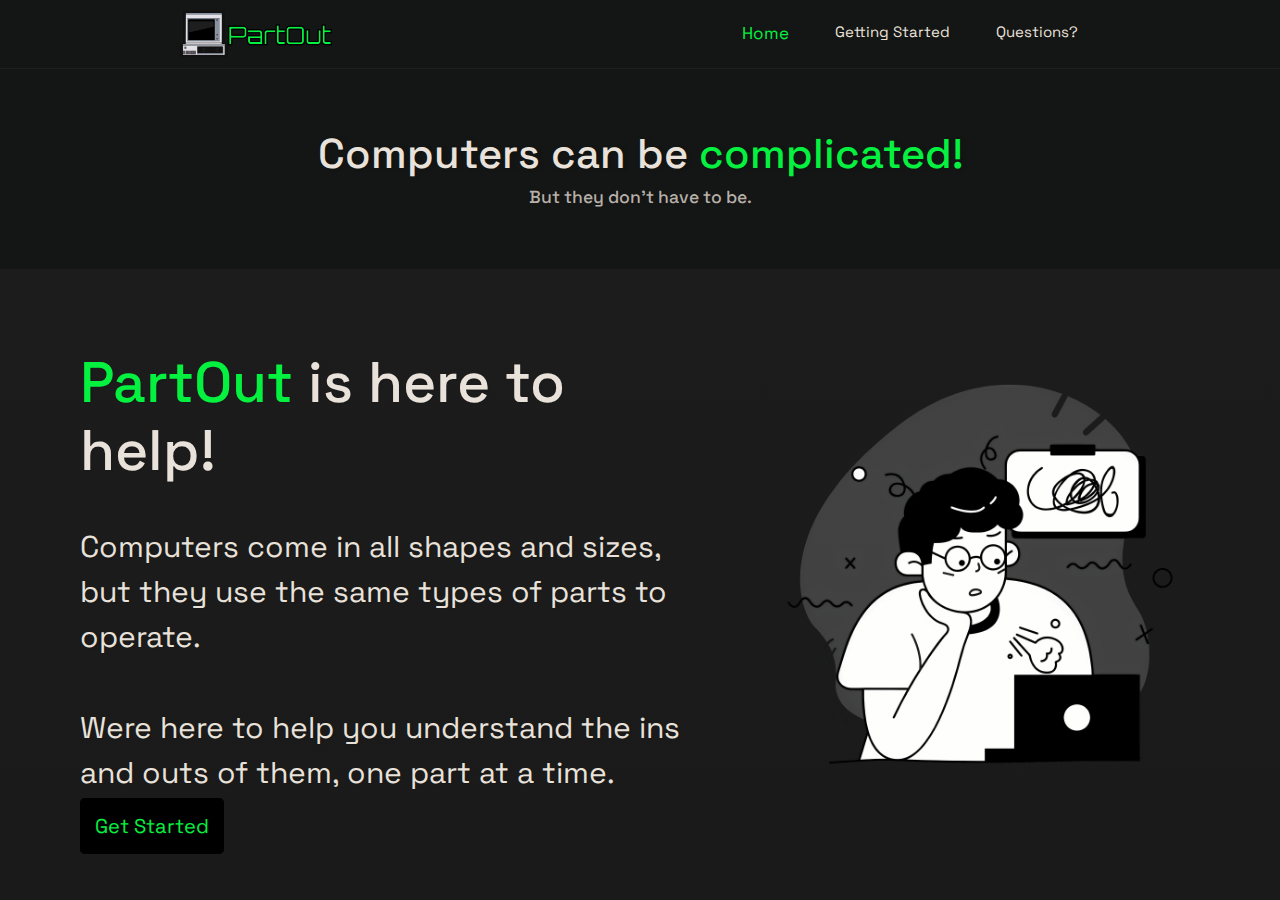
<file: index.html>
<!DOCTYPE html>
<html lang="en">
<head>
    <meta charset="UTF-8">
    <meta name="viewport" content="width=device-width, initial-scale=1.0">
    <link rel="icon" href="/Images/Favicon.svg">
    <title>PartOut</title>
    <link href='https://fonts.googleapis.com/css?family=Space+Grotesk' rel='stylesheet'>
    <link href="https://cdn.jsdelivr.net/npm/bootstrap@5.3.3/dist/css/bootstrap.min.css" rel="stylesheet" integrity="sha384-QWTKZyjpPEjISv5WaRU9OFeRpok6YctnYmDr5pNlyT2bRjXh0JMhjY6hW+ALEwIH" crossorigin="anonymous">
    <script src="https://cdn.jsdelivr.net/npm/bootstrap@5.3.3/dist/js/bootstrap.bundle.min.js" integrity="sha384-YvpcrYf0tY3lHB60NNkmXc5s9fDVZLESaAA55NDzOxhy9GkcIdslK1eN7N6jIeHz" crossorigin="anonymous"></script>
    <link rel="stylesheet" href="style.css">
</head>
<body>    
    <nav class="navbar navbar-dark sticky-top navbar-expand-lg" id="navbar">
        <div class="container">
            <button class="navbar-toggler" type="button" data-bs-toggle="collapse" data-bs-target="#navbar_data">
                <span class="navbar-toggler-icon"></span>
            </button>

            <a class="logo" href="index.html">
              <img src="Images/Icon.svg" alt="Image of Logo"> 
          </a>

            <div class="collapse navbar-collapse" id="navbar_data">
                <ul class="navbar-nav ms-auto">
                    <li class="nav-item">
                        <a class="nav-link active" href="index.html">Home</a>
                    </li>
                    <li class="nav-item">
                        <a class="nav-link" href="GettingStarted.html">Getting Started</a>
                    </li>
                    <li class="nav-item">
                        <a class="nav-link" href="FAQ.html">Questions?</a>
                    </li>
                </ul>
            </div>     
        </div>
    </nav>
        
    <section class="header_text">
        <h2 class="heading_title">Computers can be <span class = h_color>complicated!</span></h2>
        <h5 class="heading_subtext">But they don't have to be.</h5>
    </section>

    <section class="homepage_content">   
        <div class="home_left">
            <h3><span class="h_color">PartOut</span> is here to help!</h3>
            <p>Computers come in all shapes and sizes, but they use the same types of parts to operate.</p>
            <p>Were here to help you understand the ins and outs of them, one part at a time.</p>
            <a class = "link" href="GettingStarted.html">Get Started</a>
        </div>

        <div class="home_right">
            <p><img class="PC_Laptop" src="/Images/Confused_Tech.png" alt="Image of confused user with laptop."></p>
        </div>
    </section>
</body>
</html>
</file>
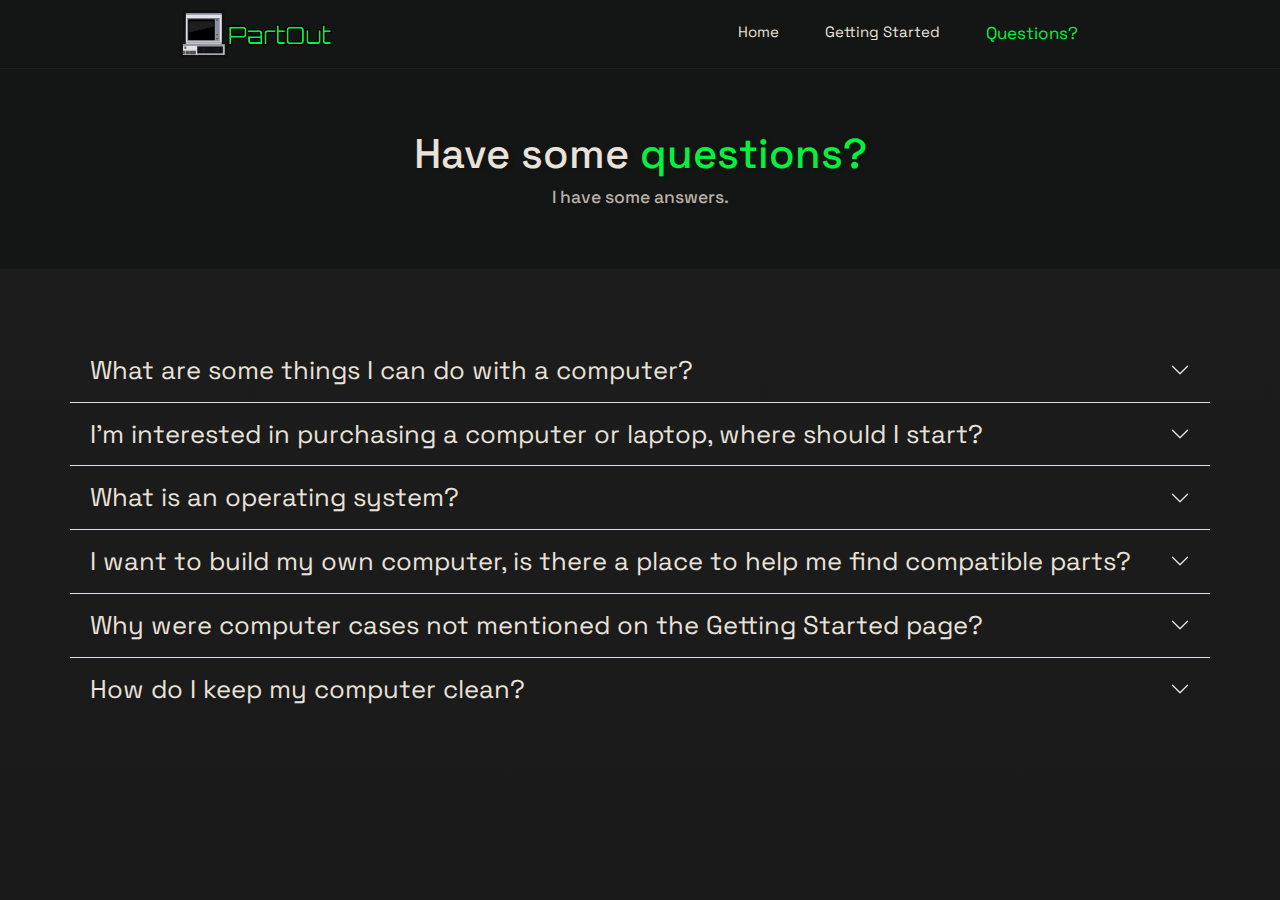
<file: FAQ.html>
<!DOCTYPE html>
<html lang="en">
<head>
    <meta charset="UTF-8">
    <meta name="viewport" content="width=device-width, initial-scale=1.0">
    <link rel="icon" href="/Images/Favicon.svg">
    <title>Frequently Asked Questions</title>
    <link href='https://fonts.googleapis.com/css?family=Space+Grotesk' rel='stylesheet'>
    <link href="https://cdn.jsdelivr.net/npm/bootstrap@5.3.3/dist/css/bootstrap.min.css" rel="stylesheet" integrity="sha384-QWTKZyjpPEjISv5WaRU9OFeRpok6YctnYmDr5pNlyT2bRjXh0JMhjY6hW+ALEwIH" crossorigin="anonymous">
    <script src="https://cdn.jsdelivr.net/npm/bootstrap@5.3.3/dist/js/bootstrap.bundle.min.js" integrity="sha384-YvpcrYf0tY3lHB60NNkmXc5s9fDVZLESaAA55NDzOxhy9GkcIdslK1eN7N6jIeHz" crossorigin="anonymous"></script>
    <link rel="stylesheet" href="style.css">
</head>
<body>
    <nav class="navbar navbar-dark sticky-top navbar-expand-lg" id="navbar">
        <div class="container">
            <button class="navbar-toggler" type="button" data-bs-toggle="collapse" data-bs-target="#navbar_data">
                <span class="navbar-toggler-icon"></span>
            </button>

            <a class="logo" href="index.html">
              <img src="Images/Icon.svg" alt="Image of Logo">
          </a>
            <div class="collapse navbar-collapse" id="navbar_data">
                <ul class="navbar-nav ms-auto">
                    <li class="nav-item">
                        <a class="nav-link" href="index.html">Home</a>
                    </li>
                    <li class="nav-item">
                        <a class="nav-link" href="GettingStarted.html">Getting Started</a>
                    </li>
                    <li class="nav-item">
                        <a class="nav-link active" href="FAQ.html">Questions?</a>
                    </li>
                </ul>
            </div>
        </div>
    </nav>

    
    <section class="header_text">
            <h2 class="heading_title">Have some <span class = h_color>questions?</span></h2>
            <h5 class="heading_subtext">I have some answers.</h5>
    </section>

    <section class="faq_section">
        <div class="accordion accordion-flush" id="faq_accordion">
            <div class="accordion-item">
                  <h2 class="accordion-header">
                    <button class="accordion-button collapsed" type="button" data-bs-toggle="collapse" data-bs-target="#question_one">
                      What are some things I can do with a computer?
                    </button>
                  </h2>
                <div id="question_one" class="accordion-collapse collapse" data-bs-parent="#faq_accordion">
                    <div class="accordion-body">
                      Truthfully, the options are unlimited but the most common use cases are productivity(work,email,communication) or gaming. You can do these on other devices as well but a computer can serve as a total package.
                    </div>
                  </div>
                </div>

                <div class="accordion-item">
                  <h2 class="accordion-header">
                    <button class="accordion-button collapsed" type="button" data-bs-toggle="collapse" data-bs-target="#question_two">
                        I'm interested in purchasing a computer or laptop, where should I start?
                    </button>
                  </h2>
                  <div id="question_two" class="accordion-collapse collapse" data-bs-parent="#faq_accordion">
                    <div class="accordion-body">
                        The best way to start is by understanding the type of computer you need and how you plan on using it.
                        For work, for basic browsing or for gaming? 
                        <br>
                        <br>
                        For basic browsing you won't need something with too much power but for gaming or specific work that can be the opposite story.
                        After that, figure out what you are comfortable spending. There are many different configuration options so take your time during your search. 
                    </div>
                  </div>
                </div>

                <div class="accordion-item">
                  <h2 class="accordion-header">
                    <button class="accordion-button collapsed" type="button" data-bs-toggle="collapse" data-bs-target="#question_three">
                      What is an operating system?
                    </button>
                  </h2>
                  <div id="question_three" class="accordion-collapse collapse" data-bs-parent="#faq_accordion">
                    <div class="accordion-body">
                      An operating system (OS) is the main software program that runs on a computer. It manages and controls the computer's hardware and software resources and also acts as a bridge between the user and the computer, enabling tasks like opening files, accessing the internet, running software, and organizing data.
                    </div>
                  </div>
                </div>

              <div class="accordion-item">
                <h2 class="accordion-header">
                  <button class="accordion-button collapsed" type="button" data-bs-toggle="collapse" data-bs-target="#question_four">
                    I want to build my own computer, is there a place to help me find compatible parts?
                  </button>
                </h2>
                <div id="question_four" class="accordion-collapse collapse" data-bs-parent="#faq_accordion">
                  <div class="accordion-body">
                    A site I can recommend if looking to build your own computer is PCPartPicker. This site will show you what parts are compatible with each other as well as price breakdowns and availability. They even show you a few computers already parted out for specific use cases.
                  </div>
                </div>
              </div>

              <div class="accordion-item">
                <h2 class="accordion-header">
                  <button class="accordion-button collapsed" type="button" data-bs-toggle="collapse" data-bs-target="#question_five">
                    Why were computer cases not mentioned on the Getting Started page?
                  </button>
                </h2>
                <div id="question_five" class="accordion-collapse collapse" data-bs-parent="#faq_accordion">
                  <div class="accordion-body">
                    I wanted to keep it broad as possible. More people are familiar with laptops, so I wanted the information to be applicable to both. It is easier to visualize the desktop parts rather than a laptops due to a laptops form factor.
                  </div>
                </div>
              </div>

              <div class="accordion-item">
                <h2 class="accordion-header">
                  <button class="accordion-button collapsed" type="button" data-bs-toggle="collapse" data-bs-target="#question_six">
                    How do I keep my computer clean?
                  </button>
                </h2>
                <div id="question_six" class="accordion-collapse collapse" data-bs-parent="#faq_accordion">
                  <div class="accordion-body">
                    Firstly, keep your space clean. Less dust build up in your space is less in your computer. Unplug your device and turn it off completely.
                    <br>
                    <br>
                    Desktop computers tend to be easier to take apart for cleaning so it’s a good habit to clean inside regularly. Open the case of your desktop’s tower, using a can of compressed air to spray inside until all dust is gone. Some desktop cases also have dust filters, making the cleaning process easier. 
                    <br>
                    <br>
                    Most laptops aren’t meant to be opened by their users, which makes cleaning inside challenging. Power down the device and if you can remove the battery and bottom shell before cleaning with compressed air. If you can't open your laptop, take a microfiber cloth and wipe the exhaust vents to keep them free of dust regularly.
                  </div>
                </div>
              </div>
        </div>
    </section>
</body>
</html>
</file>
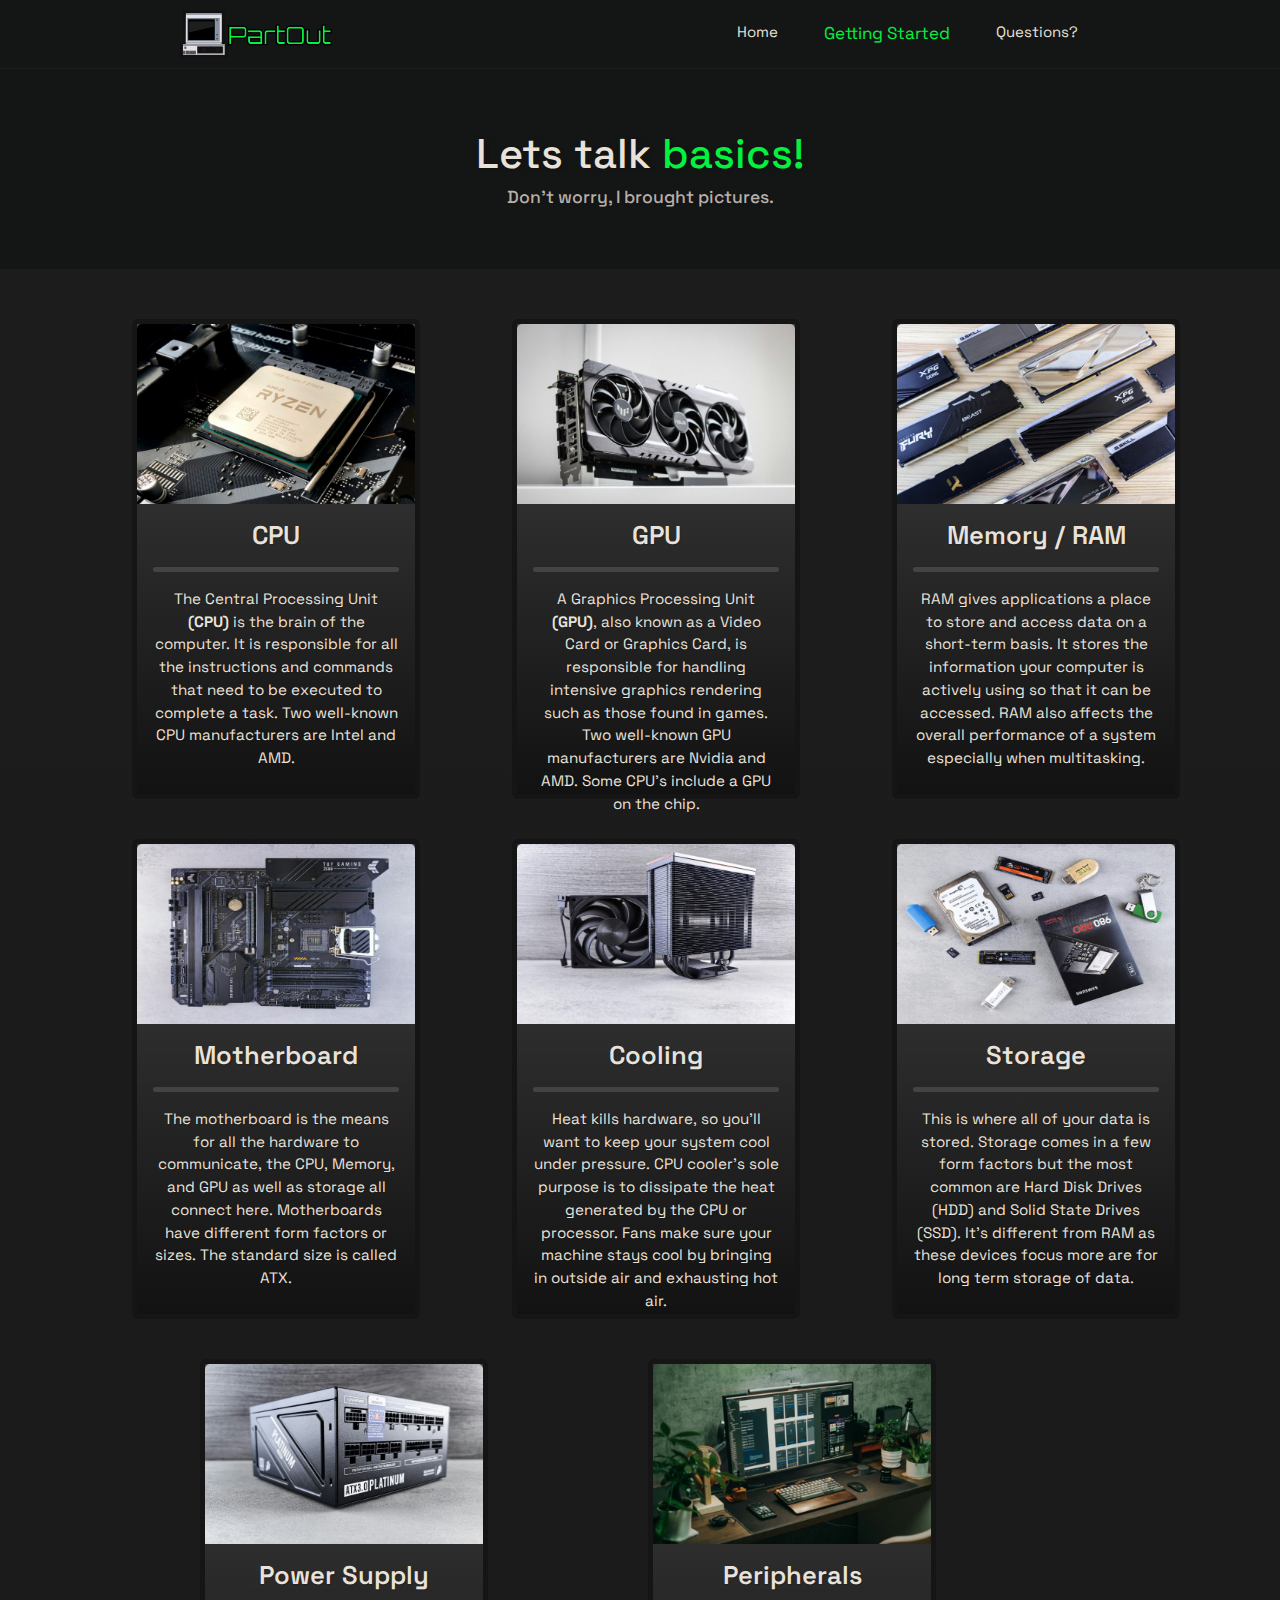
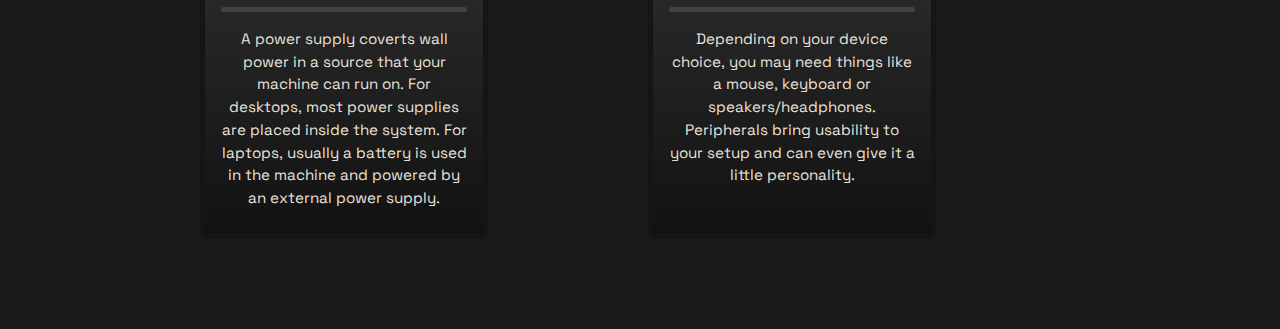
<file: GettingStarted.html>
<!DOCTYPE html>
<html lang="en">
<head>
    <meta charset="UTF-8">
    <meta name="viewport" content="width=device-width, initial-scale=1.0">
    <link rel="icon" href="/Images/Favicon.svg">
    <title>Getting Started</title>
    <link href='https://fonts.googleapis.com/css?family=Space+Grotesk' rel='stylesheet'>
    <link href="https://cdn.jsdelivr.net/npm/bootstrap@5.3.3/dist/css/bootstrap.min.css" rel="stylesheet" integrity="sha384-QWTKZyjpPEjISv5WaRU9OFeRpok6YctnYmDr5pNlyT2bRjXh0JMhjY6hW+ALEwIH" crossorigin="anonymous">
    <script src="https://cdn.jsdelivr.net/npm/bootstrap@5.3.3/dist/js/bootstrap.bundle.min.js" integrity="sha384-YvpcrYf0tY3lHB60NNkmXc5s9fDVZLESaAA55NDzOxhy9GkcIdslK1eN7N6jIeHz" crossorigin="anonymous"></script>
    <link rel="stylesheet" href="style.css">
</head>
<body>
    <nav class="navbar navbar-dark sticky-top navbar-expand-lg" id="navbar">
        <div class="container">
            <button class="navbar-toggler" type="button" data-bs-toggle="collapse" data-bs-target="#navbar_data">
                <span class="navbar-toggler-icon"></span>
            </button>

            <a class="logo" href="index.html">
              <img src="Images/Icon.svg" alt="Image of Logo">
          </a>

            <div class="collapse navbar-collapse text-start" id="navbar_data">
                <ul class="navbar-nav ms-auto">
                    <li class="nav-item">
                        <a class="nav-link" href="index.html">Home</a>
                    </li>
                    <li class="nav-item">
                        <a class="nav-link active" href="GettingStarted.html">Getting Started</a>
                    </li>
                    <li class="nav-item">
                        <a class="nav-link" href="FAQ.html">Questions?</a>
                    </li>
                </ul>
            </div>
        </div>
    </nav>

    <section class="header_text">
        <h2 class="heading_title">Lets talk <span class = h_color>basics!</span></h2>
        <h5 class="heading_subtext">Don't worry, I brought pictures.</h5>
    </section>


    <section id="grid">
        <div class="container text-center">
            <div class="row row-cols-4">
                <div class="card">
                    <img src="/Images/Processor.jpg" class="card-img-top" alt="A computer processor">
                    <div class="card-body">
                        <h5 class="card-title">CPU</h5>
                        <hr>
                        <p class="card-text"> The Central Processing Unit <strong>(CPU)</strong> is the brain of the computer. It is responsible for all the instructions and commands that need to be executed to complete a task. Two well-known CPU manufacturers are Intel and AMD.</p>
                    </div>
                </div>

                <div class="card">
                    <img src="/Images/Graphics_Card.jpg" class="card-img-top" alt="A computer graphics card">
                    <div class="card-body">
                        <h5 class="card-title">GPU</h5>
                        <hr>
                        <p class="card-text">A Graphics Processing Unit <strong>(GPU)</strong>, also known as a Video Card or Graphics Card, is responsible for handling intensive graphics rendering such as those found in games. Two well-known GPU manufacturers are Nvidia and AMD. Some CPU's include a GPU on the chip.</p>
                    </div>
                </div>

                <div class="card">
                    <img src="/Images/Memory.jpg" class="card-img-top" alt="Memory/Ram for a computer">
                    <div class="card-body">
                        <h5 class="card-title">Memory / RAM</h5>
                        <hr>
                        <p class="card-text">RAM gives applications a place to store and access data on a short-term basis. It stores the information your computer is actively using so that it can be accessed. RAM also affects the overall performance of a system especially when multitasking.</p>
                    </div>
                </div>

                <div class="card">
                    <img src="/Images/Motherboard.jpg" class="card-img-top" alt="A computer motherboard">
                    <div class="card-body">
                        <h5 class="card-title">Motherboard</h5>
                        <hr>
                        <p class="card-text">The motherboard is the means for all the hardware to communicate, the CPU, Memory, and GPU as well as storage all connect here. Motherboards have different form factors or sizes. The standard size is called ATX.</p>
                    </div>
                </div>

                <div class="card">
                    <img src="/Images/Cooling.jpg" class="card-img-top" alt="Processor fan and case fan for computer">
                    <div class="card-body">
                        <h5 class="card-title">Cooling</h5>
                        <hr>
                        <p class="card-text">Heat kills hardware, so you'll want to keep your system cool under pressure. CPU cooler’s sole purpose is to dissipate the heat generated by the CPU or processor. Fans make sure your machine stays cool by bringing in outside air and exhausting hot air.</p>
                    </div>
                </div>

                <div class="card">
                    <img src="/Images/Storage.jpg" class="card-img-top" alt="Various storage devices for computers">
                    <div class="card-body">
                        <h5 class="card-title">Storage</h5>
                        <hr>
                        <p class="card-text">This is where all of your data is stored. Storage comes in a few form factors but the most common are Hard Disk Drives (HDD) and Solid State Drives (SSD). It's different from RAM as these devices focus more are for long term storage of data.</p>
                    </div>
                </div>

                <div class="card">
                    <img src="/Images/Power_Supply.jpg" class="card-img-top" alt="Computer power supply">
                    <div class="card-body">
                        <h5 class="card-title">Power Supply</h5>
                        <hr>
                        <p class="card-text">A power supply coverts wall power in a source that your machine can run on. For desktops, most power supplies are placed inside the system. For laptops, usually a battery is used in the machine and powered by an external power supply.</p>
                    </div>
                </div>

                <div class="card">
                    <img src="/Images/Peripherals.jpg" class="card-img-top" alt="Image of keyboard,mouse and monitor">
                    <div class="card-body">
                        <h5 class="card-title">Peripherals</h5>
                        <hr>
                        <p class="card-text">Depending on your device choice, you may need things like a mouse, keyboard or speakers/headphones. Peripherals bring usability to your setup and can even give it a little personality.</p>
                    </div>   
                </div> 
            </div>  
        </div>
    </section>
</body>
</html>
</file>
<file: style.css>
body{
    background-color: #191918;
    background: linear-gradient(0, #1a1a1a, #1d1d1d);
    font-family: 'Space Grotesk',sans-serif;
    margin: auto;
    min-height: 100vh;
    min-width: 320px;
}

/* Navbar Section */
#navbar{
    background: #141515;
    border-bottom: solid 1.5px #36363651;
    padding: 10px;
}

#navbar .container{
    max-width: 75%;
    min-width: 320px;
}

#navbar img{
    height: 48px;

}
#navbar a{
    text-wrap: nowrap;
    color: #E9E2DA;
    font-size: 15px;
    text-shadow: 1px 1px 1px #1c1a1a80;
}

#navbar a.active{
    color: #05F140;
    font-size: 17px;

}


.navbar-nav li{
    padding-left:15px;
    padding-right:15px;
  }

/* Header Section */
.header_text{
    background-color: #141515;;
    height: 200px;
    padding: 60px;
    text-align: center;
    text-wrap: nowrap;
}

.header_text h2{
    color: #E9E2DA;
    font-size: 2.6em;
    text-shadow: 3px 1px 3px #11111180;
}

.header_text h5{
    color: #b7b0a8;
    font-size: 1.1em;
    text-shadow: 1px 1px 1px #1c1a1a80;
}

.h_color{
    color: #05F140;
    
}

/* 1st Page */
.homepage_content{
    display: flex;
    justify-content: center;
    margin: 50px;
}

.home_left{
    padding: 30px;
    min-height: 400px;
    min-width: 320px;
    max-width: 700px;
    color: #E9E2DA;
    text-shadow: 1px 1px 1px #1c1a1a80;
}

.home_left h3{
    display:inline-block;
    font-size: 57px;
}

.home_left p{
    margin-top: 30px;
    display:inline-block;
    font-size: 30px;
    line-height: 1.5em;
}

.home_left .link{
    font-size: 20px;
    background-color: #000000;
    color: #05F140;
    text-shadow: 1px 1px 1px #1c1a1a80;
    text-decoration: none;
    padding: 10px;
    border: 5px solid #000000;
    border-radius: 5px;
}

.homepage_content img{
    display:inline-block;
    height: 500px;
    width: auto;
}


/* 2nd Page */
#grid{
    margin: auto 0;
    padding: 50px;
}

.card{
   width: 18em;
   height: 30em;
   padding: 0;
   background: #3e3e3e;
   border: 5px solid #151515;
   background: linear-gradient(180deg, #b3b1b13c, #121212);
   color: #E9E2DA;
   margin-bottom: 40px;
   margin-right: 30px;
   margin-left: auto;
}

.card h5{
    font-size: 1.6em;
    font-weight: 600;
    text-shadow: 1px 1px 1px #1c1a1a80;
}

.card p{
    font-size: 0.95em;
    text-shadow: 1px 1px 1px #1c1a1a80;
}
.card img{
    height: 180px;
}

hr{
    border-top: 5px solid #9b9695;
    border-radius: 5px;
}

/* 3rd Page */
.faq_section{
    display: flex;
    justify-content: center;
    padding: 70px;
}

.accordion{
    width: 50em;
    text-shadow: 1px 1px 1px #1c1a1a80;
    font-size: 1.5em;
    line-height: 1.8em;
    text-align: left;
    --bs-accordion-btn-color: #e9e2da;
    --bs-accordion-color: #e9e2da;
    --bs-accordion-bg: none;
    --bs-accordion-btn-focus-box-shadow: #000;
    --bs-accordion-active-color: #05F140;
    --bs-accordion-active-bg: none;
    --bs-accordion-btn-icon: url("data:image/svg+xml,%3csvg xmlns='http://www.w3.org/2000/svg' viewBox='0 0 16 16' fill='%23E9E2DA'%3e%3cpath fill-rule='evenodd' d='M1.646 4.646a.5.5 0 0 1 .708 0L8 10.293l5.646-5.647a.5.5 0 0 1 .708.708l-6 6a.5.5 0 0 1-.708 0l-6-6a.5.5 0 0 1 0-.708z'/%3e%3c/svg%3e");
    --bs-accordion-btn-active-icon: url("data:image/svg+xml,%3csvg xmlns='http://www.w3.org/2000/svg' viewBox='0 0 16 16' fill='%2305F140'%3e%3cpath fill-rule='evenodd' d='M1.646 4.646a.5.5 0 0 1 .708 0L8 10.293l5.646-5.647a.5.5 0 0 1 .708.708l-6 6a.5.5 0 0 1-.708 0l-6-6a.5.5 0 0 1 0-.708z'/%3e%3c/svg%3e");
}

.accordion button{
    font-size: 0.8em;
}


/* Media Queries */
@media screen and (max-width: 1400px) and (min-width: 1201px) {

    
    .card:nth-last-of-type(-n+2){
        margin-left: 130px;
    }

}

@media screen and (max-width: 1200px)  and (min-width: 1054px) {

    
    .card:nth-last-of-type(-n+2){
        margin-left: 100px;
    }

}

@media screen and (max-width: 1053px) {
    #navbar .container{
        max-width: 100%;
    }

    .header_text h2{
        text-wrap: wrap;
        font-size: 2.2em;
    }

    .header_text h5{
        text-wrap: wrap;
        font-size: 1em;
    }

    .logo{ 
        margin: auto;
    } 

}

@media screen and (max-width: 768px) {

    #navbar .container{
        max-width: 100%;
    }

    .header_text h2{
        text-wrap: wrap;
        font-size: 1.7em;
    }

    .header_text h5{
        text-wrap: wrap;
        font-size: 0.9em;
    }

    .logo{ 
        margin: auto;
    } 

    .homepage_content{
        display: block;
        margin: 15px;
    }

    .home_left h3{
        display:inline-block;
        font-size: 2.5em;
    }
    
    .home_left p{
        margin-top: 20px;
        display:inline-block;
        font-size: 20px;
        line-height: 1.5em;
    }

    .homepage_content img{
        height: auto;
        width: 100%;
    }

    .faq_section{
        padding: 40px;
    }

    .accordion{
        font-size: 1em;
    }

}
</file>
